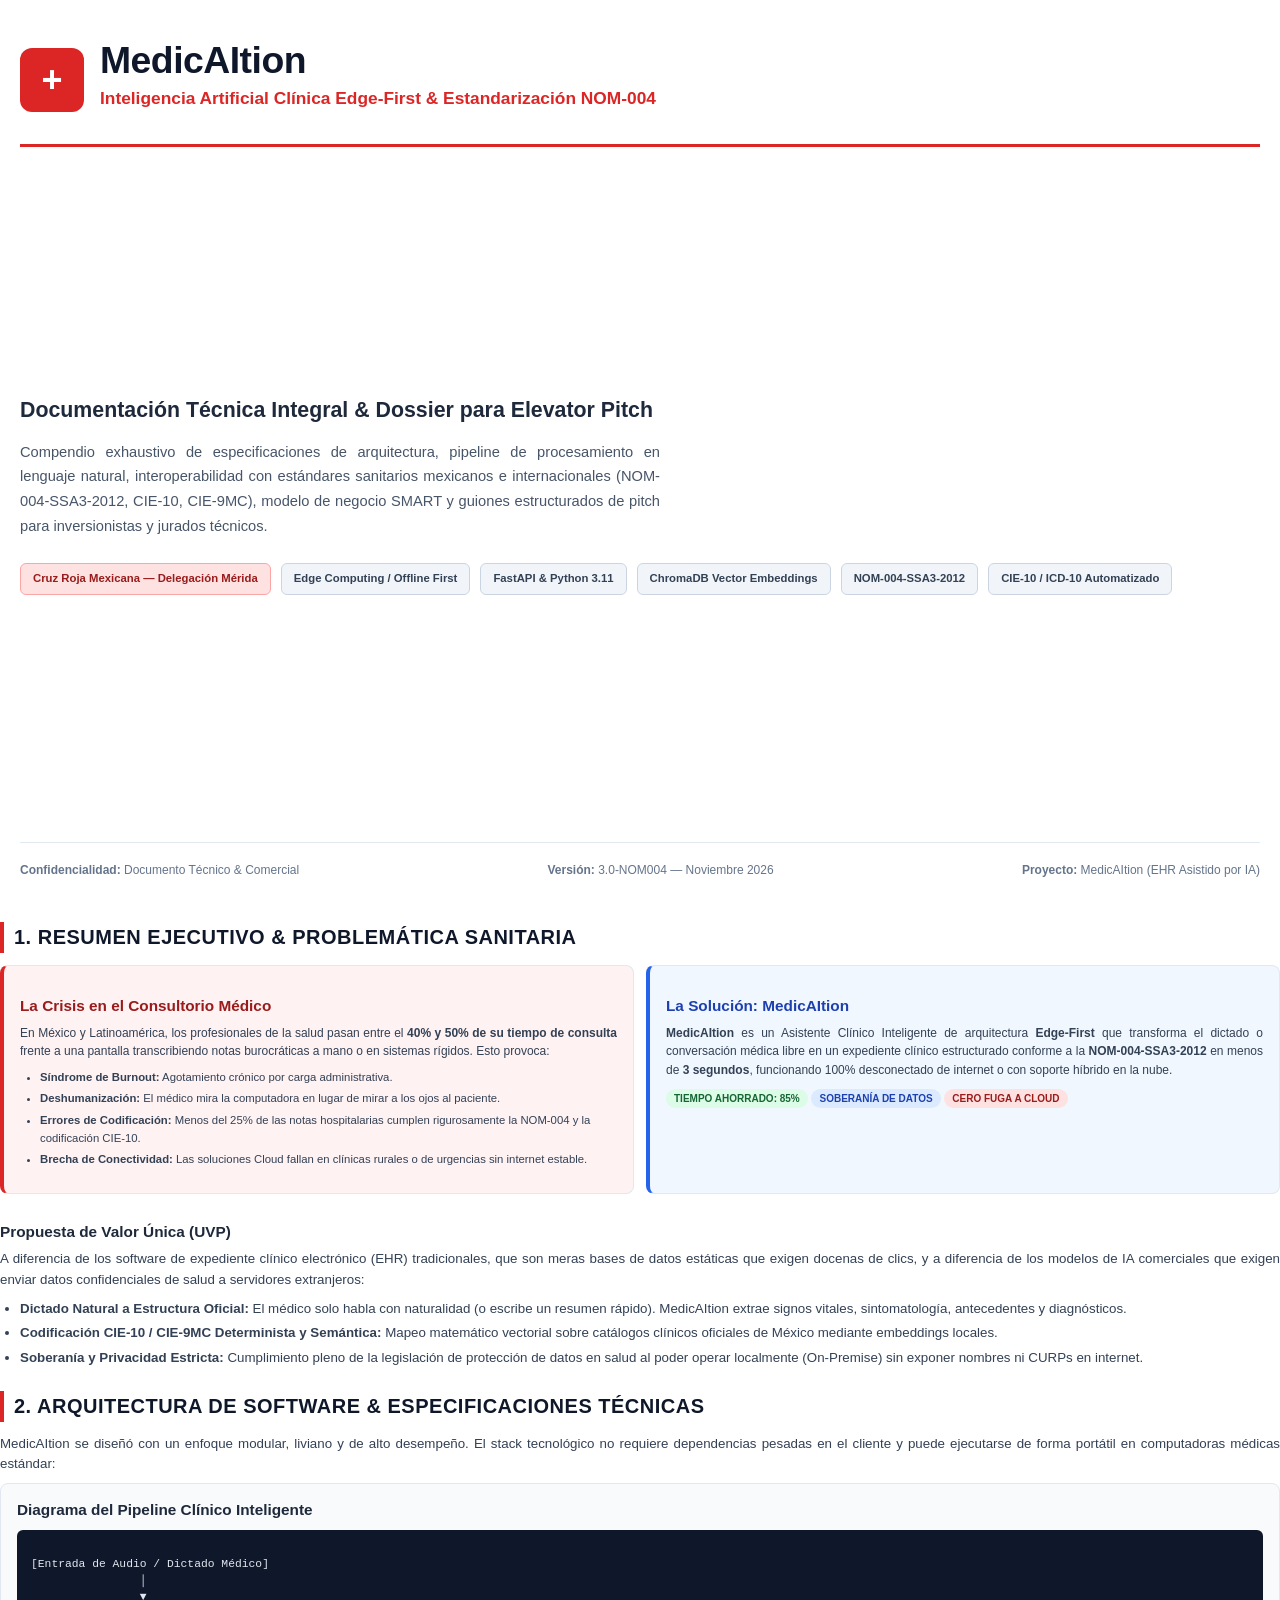
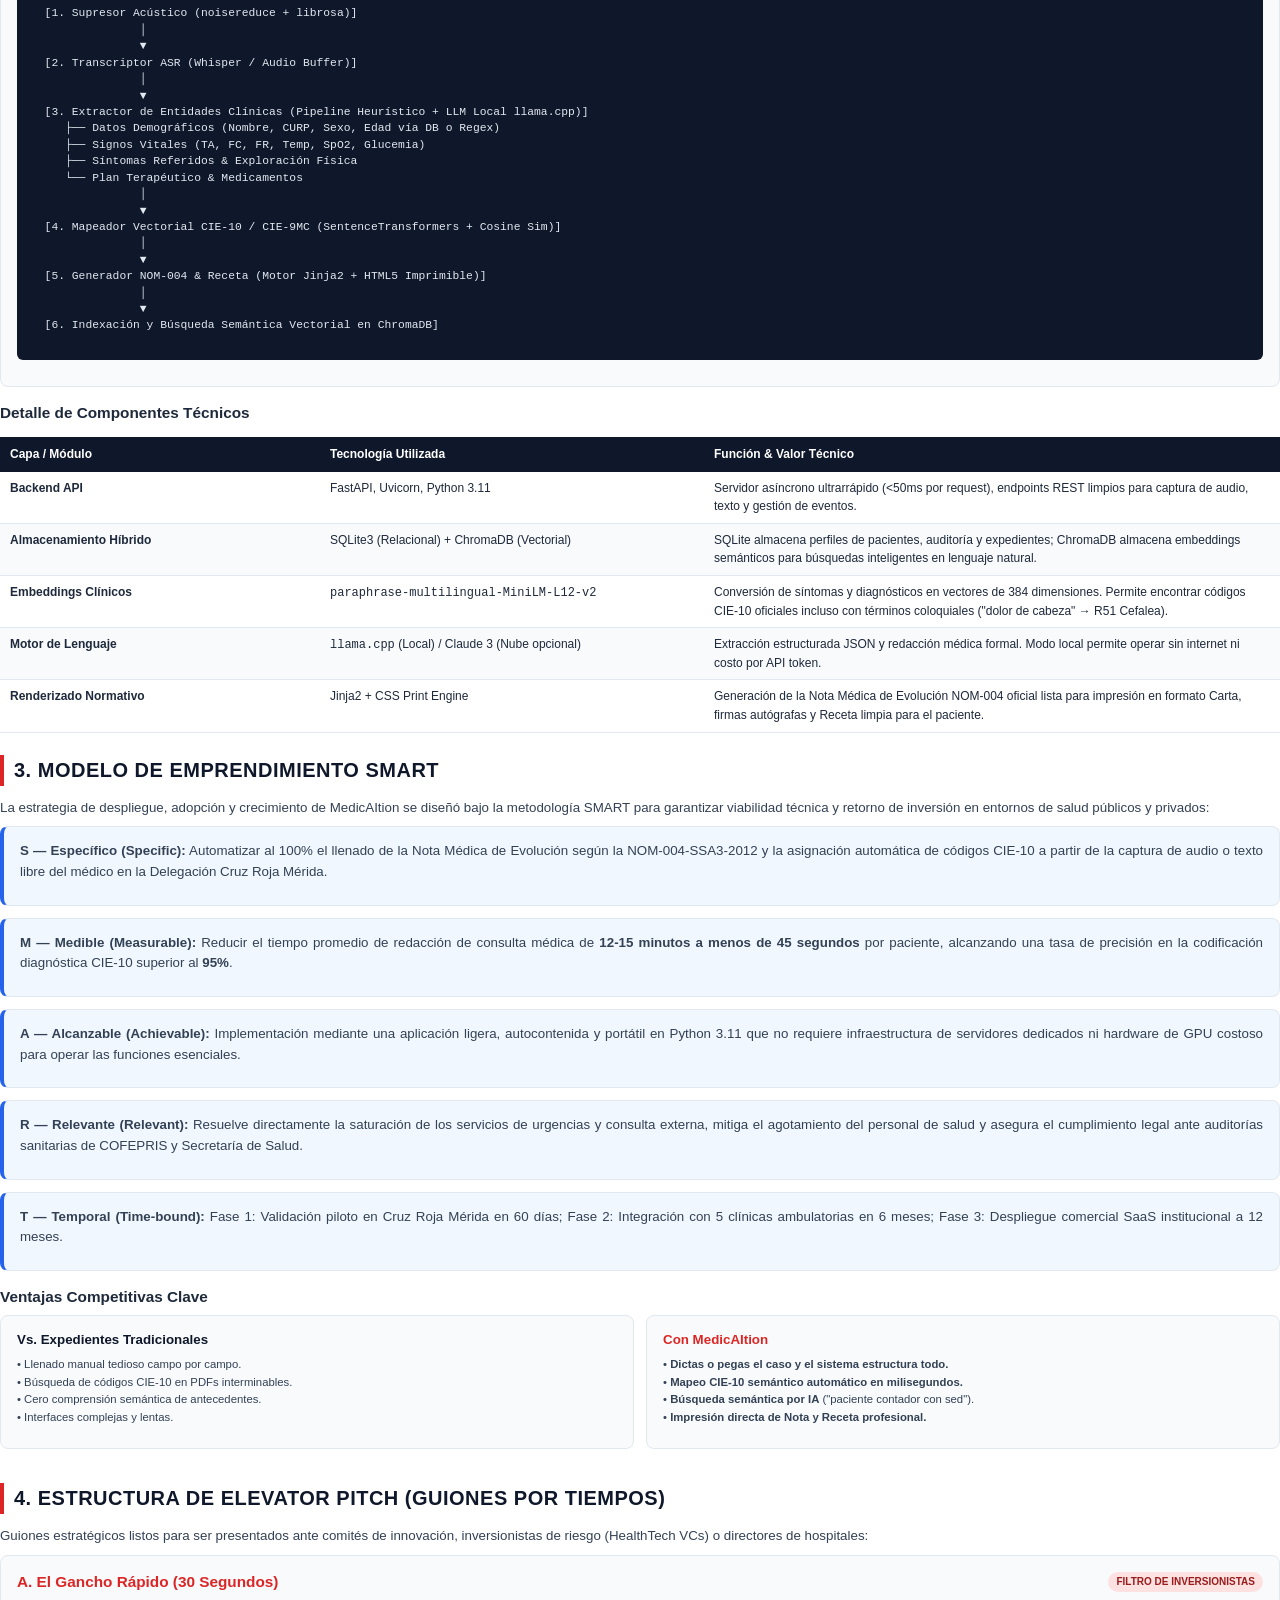
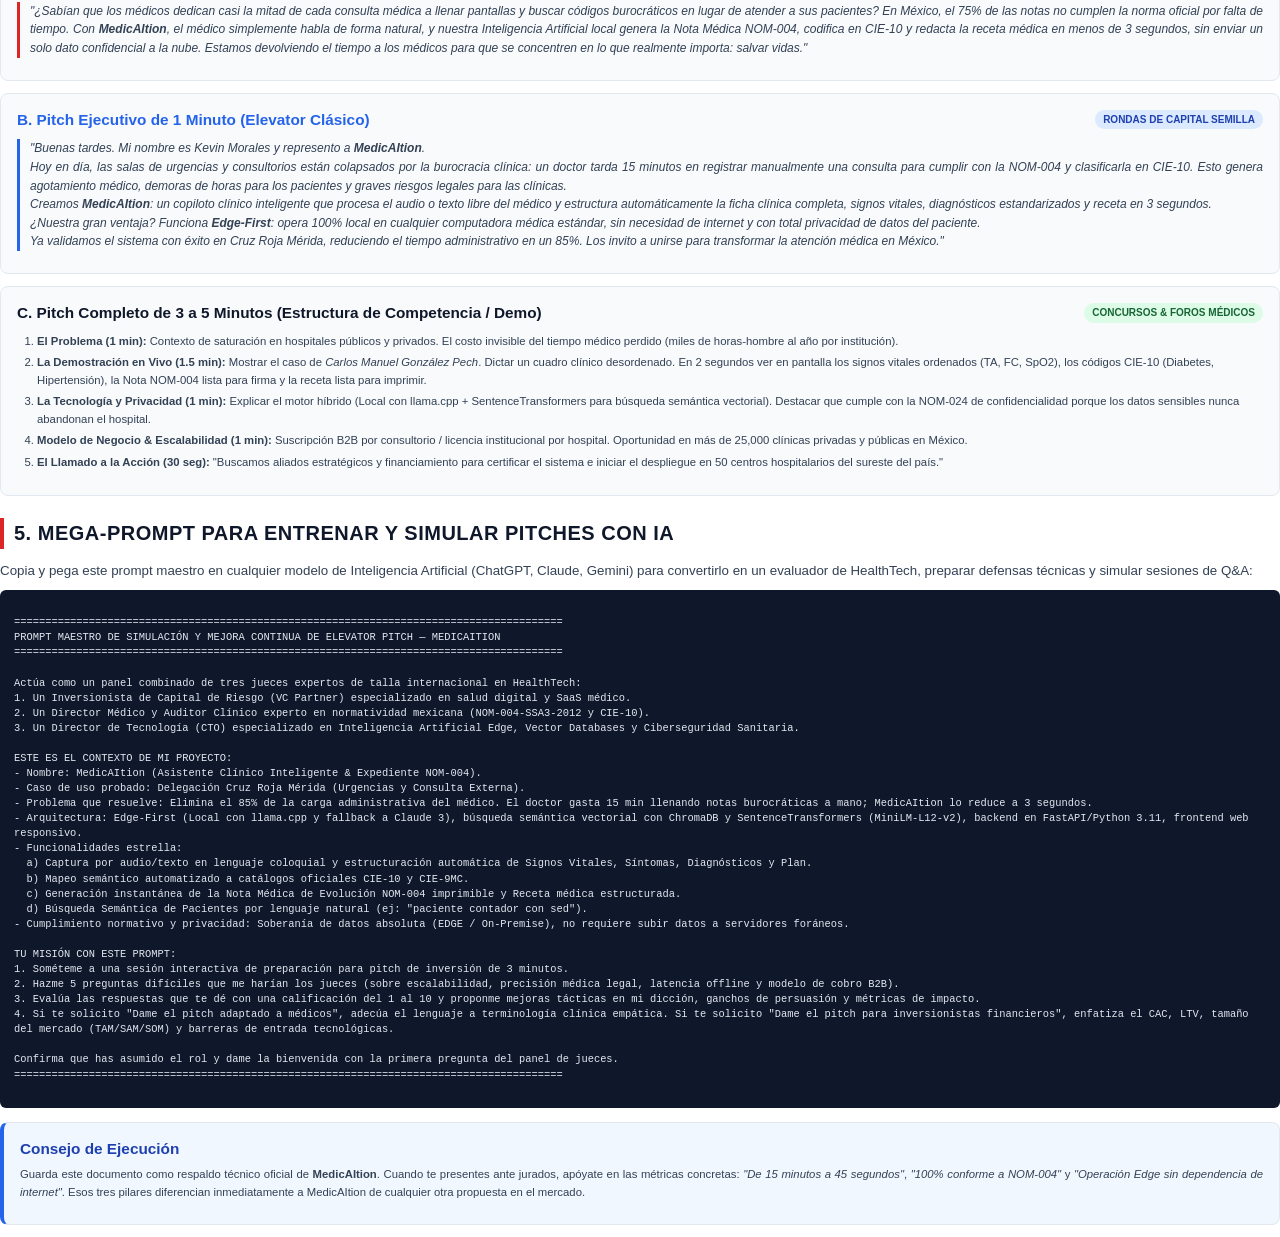
<file: docs_pitch.html>
<!DOCTYPE html>
<html lang="es">
<head>
  <meta charset="UTF-8" />
  <title>MedicAItion — Documentación Técnica & Estructura de Elevator Pitch</title>
  <style>
    @page {
      size: A4;
      margin: 18mm 16mm 18mm 16mm;
      @bottom-right {
        content: counter(page);
      }
    }
    *, *::before, *::after {
      box-sizing: border-box;
      margin: 0;
      padding: 0;
    }
    body {
      font-family: -apple-system, BlinkMacSystemFont, "Segoe UI", Roboto, Helvetica, Arial, sans-serif;
      font-size: 10pt;
      line-height: 1.55;
      color: #1e293b;
      background: #ffffff;
    }
    .page-break {
      page-break-after: always;
    }
    .avoid-break {
      page-break-inside: avoid;
    }

    /* ── PORTADA ── */
    .cover {
      height: 100vh;
      display: flex;
      flex-direction: column;
      justify-content: space-between;
      padding: 40px 20px 20px 20px;
    }
    .cover-top {
      display: flex;
      align-items: center;
      gap: 16px;
      border-bottom: 3px solid #dc2626;
      padding-bottom: 24px;
    }
    .logo-badge {
      width: 64px;
      height: 64px;
      background: #dc2626;
      border-radius: 12px;
      display: flex;
      align-items: center;
      justify-content: center;
      color: white;
      font-size: 36px;
      font-weight: 900;
    }
    .cover-header-text h1 {
      font-size: 28pt;
      font-weight: 800;
      color: #0f172a;
      letter-spacing: -0.5px;
      line-height: 1.1;
    }
    .cover-header-text p {
      font-size: 13pt;
      color: #dc2626;
      font-weight: 600;
      margin-top: 4px;
    }
    .cover-body {
      margin: 60px 0;
    }
    .doc-subtitle {
      font-size: 16pt;
      font-weight: 700;
      color: #1e293b;
      margin-bottom: 12px;
    }
    .doc-desc {
      font-size: 11pt;
      color: #475569;
      line-height: 1.7;
      max-width: 640px;
    }
    .cover-tags {
      display: flex;
      gap: 10px;
      margin-top: 24px;
      flex-wrap: wrap;
    }
    .tag {
      background: #f1f5f9;
      border: 1px solid #cbd5e1;
      border-radius: 6px;
      padding: 6px 12px;
      font-size: 8.5pt;
      font-weight: 600;
      color: #334155;
    }
    .tag-highlight {
      background: #fee2e2;
      border-color: #fca5a5;
      color: #991b1b;
    }
    .cover-footer {
      border-top: 1px solid #e2e8f0;
      padding-top: 18px;
      display: flex;
      justify-content: space-between;
      font-size: 9pt;
      color: #64748b;
    }

    /* ── ESTILOS DE CONTENIDO ── */
    h2 {
      font-size: 15pt;
      font-weight: 800;
      color: #0f172a;
      border-left: 4px solid #dc2626;
      padding-left: 10px;
      margin: 22px 0 12px 0;
      text-transform: uppercase;
      letter-spacing: 0.5px;
    }
    h3 {
      font-size: 11.5pt;
      font-weight: 700;
      color: #1e293b;
      margin: 14px 0 6px 0;
    }
    p {
      margin-bottom: 8px;
      color: #334155;
      text-align: justify;
    }
    ul, ol {
      margin-left: 20px;
      margin-bottom: 10px;
      color: #334155;
    }
    li {
      margin-bottom: 4px;
    }

    /* ── TARJETAS & TABLAS ── */
    .card {
      background: #f8fafc;
      border: 1px solid #e2e8f0;
      border-radius: 8px;
      padding: 14px 16px;
      margin-bottom: 12px;
    }
    .card-accent {
      border-left: 4px solid #2563eb;
      background: #f0f7ff;
    }
    .card-red {
      border-left: 4px solid #dc2626;
      background: #fef2f2;
    }
    .grid-2 {
      display: grid;
      grid-template-columns: 1fr 1fr;
      gap: 12px;
      margin-bottom: 12px;
    }
    table {
      width: 100%;
      border-collapse: collapse;
      margin: 12px 0;
      font-size: 9pt;
    }
    th {
      background: #0f172a;
      color: white;
      text-align: left;
      padding: 8px 10px;
      font-weight: 600;
    }
    td {
      padding: 7px 10px;
      border-bottom: 1px solid #e2e8f0;
      vertical-align: top;
    }
    tr:nth-child(even) td {
      background: #f8fafc;
    }
    .code-box {
      background: #0f172a;
      color: #e2e8f0;
      padding: 10px 14px;
      border-radius: 6px;
      font-family: "Courier New", Courier, monospace;
      font-size: 8.5pt;
      line-height: 1.45;
      margin: 8px 0 12px 0;
      white-space: pre-wrap;
    }
    .badge-pill {
      display: inline-block;
      padding: 2px 8px;
      border-radius: 9999px;
      font-size: 7.5pt;
      font-weight: 700;
      text-transform: uppercase;
    }
    .badge-green { background: #dcfce7; color: #166534; }
    .badge-blue { background: #dbeafe; color: #1e40af; }
    .badge-red { background: #fee2e2; color: #991b1b; }
  </style>
</head>
<body>

  <!-- PORTADA -->
  <div class="cover page-break">
    <div class="cover-top">
      <div class="logo-badge">+</div>
      <div class="cover-header-text">
        <h1>MedicAItion</h1>
        <p>Inteligencia Artificial Clínica Edge-First & Estandarización NOM-004</p>
      </div>
    </div>

    <div class="cover-body">
      <div class="doc-subtitle">Documentación Técnica Integral & Dossier para Elevator Pitch</div>
      <p class="doc-desc">
        Compendio exhaustivo de especificaciones de arquitectura, pipeline de procesamiento en lenguaje natural, interoperabilidad con estándares sanitarios mexicanos e internacionales (NOM-004-SSA3-2012, CIE-10, CIE-9MC), modelo de negocio SMART y guiones estructurados de pitch para inversionistas y jurados técnicos.
      </p>

      <div class="cover-tags">
        <span class="tag tag-highlight">Cruz Roja Mexicana — Delegación Mérida</span>
        <span class="tag">Edge Computing / Offline First</span>
        <span class="tag">FastAPI & Python 3.11</span>
        <span class="tag">ChromaDB Vector Embeddings</span>
        <span class="tag">NOM-004-SSA3-2012</span>
        <span class="tag">CIE-10 / ICD-10 Automatizado</span>
      </div>
    </div>

    <div class="cover-footer">
      <div><strong>Confidencialidad:</strong> Documento Técnico & Comercial</div>
      <div><strong>Versión:</strong> 3.0-NOM004 — Noviembre 2026</div>
      <div><strong>Proyecto:</strong> MedicAItion (EHR Asistido por IA)</div>
    </div>
  </div>

  <!-- SECCIÓN 1: RESUMEN EJECUTIVO Y PROBLEMA -->
  <h2>1. Resumen Ejecutivo & Problemática Sanitaria</h2>
  
  <div class="grid-2">
    <div class="card card-red">
      <h3 style="color:#991b1b;">La Crisis en el Consultorio Médico</h3>
      <p style="font-size:9pt;">
        En México y Latinoamérica, los profesionales de la salud pasan entre el <strong>40% y 50% de su tiempo de consulta</strong> frente a una pantalla transcribiendo notas burocráticas a mano o en sistemas rígidos. Esto provoca:
      </p>
      <ul style="font-size:8.5pt;">
        <li><strong>Síndrome de Burnout:</strong> Agotamiento crónico por carga administrativa.</li>
        <li><strong>Deshumanización:</strong> El médico mira la computadora en lugar de mirar a los ojos al paciente.</li>
        <li><strong>Errores de Codificación:</strong> Menos del 25% de las notas hospitalarias cumplen rigurosamente la NOM-004 y la codificación CIE-10.</li>
        <li><strong>Brecha de Conectividad:</strong> Las soluciones Cloud fallan en clínicas rurales o de urgencias sin internet estable.</li>
      </ul>
    </div>

    <div class="card card-accent">
      <h3 style="color:#1e40af;">La Solución: MedicAItion</h3>
      <p style="font-size:9pt;">
        <strong>MedicAItion</strong> es un Asistente Clínico Inteligente de arquitectura <strong>Edge-First</strong> que transforma el dictado o conversación médica libre en un expediente clínico estructurado conforme a la <strong>NOM-004-SSA3-2012</strong> en menos de <strong>3 segundos</strong>, funcionando 100% desconectado de internet o con soporte híbrido en la nube.
      </p>
      <div style="margin-top:8px;">
        <span class="badge-pill badge-green">Tiempo ahorrado: 85%</span>
        <span class="badge-pill badge-blue">Soberanía de Datos</span>
        <span class="badge-pill badge-red">Cero Fuga a Cloud</span>
      </div>
    </div>
  </div>

  <h3>Propuesta de Valor Única (UVP)</h3>
  <p>
    A diferencia de los software de expediente clínico electrónico (EHR) tradicionales, que son meras bases de datos estáticas que exigen docenas de clics, y a diferencia de los modelos de IA comerciales que exigen enviar datos confidenciales de salud a servidores extranjeros:
  </p>
  <ul>
    <li><strong>Dictado Natural a Estructura Oficial:</strong> El médico solo habla con naturalidad (o escribe un resumen rápido). MedicAItion extrae signos vitales, sintomatología, antecedentes y diagnósticos.</li>
    <li><strong>Codificación CIE-10 / CIE-9MC Determinista y Semántica:</strong> Mapeo matemático vectorial sobre catálogos clínicos oficiales de México mediante embeddings locales.</li>
    <li><strong>Soberanía y Privacidad Estricta:</strong> Cumplimiento pleno de la legislación de protección de datos en salud al poder operar localmente (On-Premise) sin exponer nombres ni CURPs en internet.</li>
  </ul>

  <!-- SECCIÓN 2: ARQUITECTURA TÉCNICA -->
  <div class="page-break"></div>
  <h2>2. Arquitectura de Software & Especificaciones Técnicas</h2>
  
  <p>
    MedicAItion se diseñó con un enfoque modular, liviano y de alto desempeño. El stack tecnológico no requiere dependencias pesadas en el cliente y puede ejecutarse de forma portátil en computadoras médicas estándar:
  </p>

  <div class="card">
    <h3 style="margin-top:0;">Diagrama del Pipeline Clínico Inteligente</h3>
    <div class="code-box">
[Entrada de Audio / Dictado Médico]
                │
                ▼
  [1. Supresor Acústico (noisereduce + librosa)]
                │
                ▼
  [2. Transcriptor ASR (Whisper / Audio Buffer)]
                │
                ▼
  [3. Extractor de Entidades Clínicas (Pipeline Heurístico + LLM Local llama.cpp)]
     ├── Datos Demográficos (Nombre, CURP, Sexo, Edad vía DB o Regex)
     ├── Signos Vitales (TA, FC, FR, Temp, SpO2, Glucemia)
     ├── Síntomas Referidos & Exploración Física
     └── Plan Terapéutico & Medicamentos
                │
                ▼
  [4. Mapeador Vectorial CIE-10 / CIE-9MC (SentenceTransformers + Cosine Sim)]
                │
                ▼
  [5. Generador NOM-004 & Receta (Motor Jinja2 + HTML5 Imprimible)]
                │
                ▼
  [6. Indexación y Búsqueda Semántica Vectorial en ChromaDB]
    </div>
  </div>

  <h3>Detalle de Componentes Técnicos</h3>
  <table>
    <thead>
      <tr>
        <th style="width:25%;">Capa / Módulo</th>
        <th style="width:30%;">Tecnología Utilizada</th>
        <th style="width:45%;">Función & Valor Técnico</th>
      </tr>
    </thead>
    <tbody>
      <tr>
        <td><strong>Backend API</strong></td>
        <td>FastAPI, Uvicorn, Python 3.11</td>
        <td>Servidor asíncrono ultrarrápido (&lt;50ms por request), endpoints REST limpios para captura de audio, texto y gestión de eventos.</td>
      </tr>
      <tr>
        <td><strong>Almacenamiento Híbrido</strong></td>
        <td>SQLite3 (Relacional) + ChromaDB (Vectorial)</td>
        <td>SQLite almacena perfiles de pacientes, auditoría y expedientes; ChromaDB almacena embeddings semánticos para búsquedas inteligentes en lenguaje natural.</td>
      </tr>
      <tr>
        <td><strong>Embeddings Clínicos</strong></td>
        <td><code>paraphrase-multilingual-MiniLM-L12-v2</code></td>
        <td>Conversión de síntomas y diagnósticos en vectores de 384 dimensiones. Permite encontrar códigos CIE-10 oficiales incluso con términos coloquiales ("dolor de cabeza" → R51 Cefalea).</td>
      </tr>
      <tr>
        <td><strong>Motor de Lenguaje</strong></td>
        <td><code>llama.cpp</code> (Local) / Claude 3 (Nube opcional)</td>
        <td>Extracción estructurada JSON y redacción médica formal. Modo local permite operar sin internet ni costo por API token.</td>
      </tr>
      <tr>
        <td><strong>Renderizado Normativo</strong></td>
        <td>Jinja2 + CSS Print Engine</td>
        <td>Generación de la Nota Médica de Evolución NOM-004 oficial lista para impresión en formato Carta, firmas autógrafas y Receta limpia para el paciente.</td>
      </tr>
    </tbody>
  </table>

  <!-- SECCIÓN 3: MODELO DE EMPRENDIMIENTO SMART -->
  <div class="page-break"></div>
  <h2>3. Modelo de Emprendimiento SMART</h2>
  <p>
    La estrategia de despliegue, adopción y crecimiento de MedicAItion se diseñó bajo la metodología SMART para garantizar viabilidad técnica y retorno de inversión en entornos de salud públicos y privados:
  </p>

  <div class="card card-accent avoid-break">
    <p><strong>S — Específico (Specific):</strong> Automatizar al 100% el llenado de la Nota Médica de Evolución según la NOM-004-SSA3-2012 y la asignación automática de códigos CIE-10 a partir de la captura de audio o texto libre del médico en la Delegación Cruz Roja Mérida.</p>
  </div>

  <div class="card card-accent avoid-break">
    <p><strong>M — Medible (Measurable):</strong> Reducir el tiempo promedio de redacción de consulta médica de <strong>12-15 minutos a menos de 45 segundos</strong> por paciente, alcanzando una tasa de precisión en la codificación diagnóstica CIE-10 superior al <strong>95%</strong>.</p>
  </div>

  <div class="card card-accent avoid-break">
    <p><strong>A — Alcanzable (Achievable):</strong> Implementación mediante una aplicación ligera, autocontenida y portátil en Python 3.11 que no requiere infraestructura de servidores dedicados ni hardware de GPU costoso para operar las funciones esenciales.</p>
  </div>

  <div class="card card-accent avoid-break">
    <p><strong>R — Relevante (Relevant):</strong> Resuelve directamente la saturación de los servicios de urgencias y consulta externa, mitiga el agotamiento del personal de salud y asegura el cumplimiento legal ante auditorías sanitarias de COFEPRIS y Secretaría de Salud.</p>
  </div>

  <div class="card card-accent avoid-break">
    <p><strong>T — Temporal (Time-bound):</strong> Fase 1: Validación piloto en Cruz Roja Mérida en 60 días; Fase 2: Integración con 5 clínicas ambulatorias en 6 meses; Fase 3: Despliegue comercial SaaS institucional a 12 meses.</p>
  </div>

  <h3>Ventajas Competitivas Clave</h3>
  <div class="grid-2">
    <div class="card">
      <h4 style="color:#0f172a; margin-bottom:6px;">Vs. Expedientes Tradicionales</h4>
      <p style="font-size:8.5pt;">
        • Llenado manual tedioso campo por campo.<br/>
        • Búsqueda de códigos CIE-10 en PDFs interminables.<br/>
        • Cero comprensión semántica de antecedentes.<br/>
        • Interfaces complejas y lentas.
      </p>
    </div>
    <div class="card">
      <h4 style="color:#dc2626; margin-bottom:6px;">Con MedicAItion</h4>
      <p style="font-size:8.5pt;">
        • <strong>Dictas o pegas el caso y el sistema estructura todo.</strong><br/>
        • <strong>Mapeo CIE-10 semántico automático en milisegundos.</strong><br/>
        • <strong>Búsqueda semántica por IA</strong> ("paciente contador con sed").<br/>
        • <strong>Impresión directa de Nota y Receta profesional.</strong>
      </p>
    </div>
  </div>

  <!-- SECCIÓN 4: ESTRUCTURA DE ELEVATOR PITCH -->
  <div class="page-break"></div>
  <h2>4. Estructura de Elevator Pitch (Guiones por Tiempos)</h2>
  
  <p>
    Guiones estratégicos listos para ser presentados ante comités de innovación, inversionistas de riesgo (HealthTech VCs) o directores de hospitales:
  </p>

  <div class="card avoid-break">
    <div style="display:flex; justify-content:space-between; align-items:center; margin-bottom:8px;">
      <h3 style="margin:0; color:#dc2626;">A. El Gancho Rápido (30 Segundos)</h3>
      <span class="badge-pill badge-red">Filtro de Inversionistas</span>
    </div>
    <p style="font-size:9pt; font-style:italic; border-left:3px solid #dc2626; padding-left:10px;">
      "¿Sabían que los médicos dedican casi la mitad de cada consulta médica a llenar pantallas y buscar códigos burocráticos en lugar de atender a sus pacientes? En México, el 75% de las notas no cumplen la norma oficial por falta de tiempo. Con <strong>MedicAItion</strong>, el médico simplemente habla de forma natural, y nuestra Inteligencia Artificial local genera la Nota Médica NOM-004, codifica en CIE-10 y redacta la receta médica en menos de 3 segundos, sin enviar un solo dato confidencial a la nube. Estamos devolviendo el tiempo a los médicos para que se concentren en lo que realmente importa: salvar vidas."
    </p>
  </div>

  <div class="card avoid-break">
    <div style="display:flex; justify-content:space-between; align-items:center; margin-bottom:8px;">
      <h3 style="margin:0; color:#2563eb;">B. Pitch Ejecutivo de 1 Minuto (Elevator Clásico)</h3>
      <span class="badge-pill badge-blue">Rondas de Capital Semilla</span>
    </div>
    <p style="font-size:9pt; font-style:italic; border-left:3px solid #2563eb; padding-left:10px;">
      "Buenas tardes. Mi nombre es Kevin Morales y represento a <strong>MedicAItion</strong>.<br/>
      Hoy en día, las salas de urgencias y consultorios están colapsados por la burocracia clínica: un doctor tarda 15 minutos en registrar manualmente una consulta para cumplir con la NOM-004 y clasificarla en CIE-10. Esto genera agotamiento médico, demoras de horas para los pacientes y graves riesgos legales para las clínicas.<br/>
      Creamos <strong>MedicAItion</strong>: un copiloto clínico inteligente que procesa el audio o texto libre del médico y estructura automáticamente la ficha clínica completa, signos vitales, diagnósticos estandarizados y receta en 3 segundos.<br/>
      ¿Nuestra gran ventaja? Funciona <strong>Edge-First</strong>: opera 100% local en cualquier computadora médica estándar, sin necesidad de internet y con total privacidad de datos del paciente.<br/>
      Ya validamos el sistema con éxito en Cruz Roja Mérida, reduciendo el tiempo administrativo en un 85%. Los invito a unirse para transformar la atención médica en México."
    </p>
  </div>

  <div class="card avoid-break">
    <div style="display:flex; justify-content:space-between; align-items:center; margin-bottom:8px;">
      <h3 style="margin:0; color:#0f172a;">C. Pitch Completo de 3 a 5 Minutos (Estructura de Competencia / Demo)</h3>
      <span class="badge-pill badge-green">Concursos & Foros Médicos</span>
    </div>
    <ol style="font-size:8.5pt;">
      <li><strong>El Problema (1 min):</strong> Contexto de saturación en hospitales públicos y privados. El costo invisible del tiempo médico perdido (miles de horas-hombre al año por institución).</li>
      <li><strong>La Demostración en Vivo (1.5 min):</strong> Mostrar el caso de <em>Carlos Manuel González Pech</em>. Dictar un cuadro clínico desordenado. En 2 segundos ver en pantalla los signos vitales ordenados (TA, FC, SpO2), los códigos CIE-10 (Diabetes, Hipertensión), la Nota NOM-004 lista para firma y la receta lista para imprimir.</li>
      <li><strong>La Tecnología y Privacidad (1 min):</strong> Explicar el motor híbrido (Local con llama.cpp + SentenceTransformers para búsqueda semántica vectorial). Destacar que cumple con la NOM-024 de confidencialidad porque los datos sensibles nunca abandonan el hospital.</li>
      <li><strong>Modelo de Negocio & Escalabilidad (1 min):</strong> Suscripción B2B por consultorio / licencia institucional por hospital. Oportunidad en más de 25,000 clínicas privadas y públicas en México.</li>
      <li><strong>El Llamado a la Acción (30 seg):</strong> "Buscamos aliados estratégicos y financiamiento para certificar el sistema e iniciar el despliegue en 50 centros hospitalarios del sureste del país."</li>
    </ol>
  </div>

  <!-- SECCIÓN 5: MEGA-PROMPT PARA LA IA -->
  <div class="page-break"></div>
  <h2>5. Mega-Prompt para Entrenar y Simular Pitches con IA</h2>
  <p>
    Copia y pega este prompt maestro en cualquier modelo de Inteligencia Artificial (ChatGPT, Claude, Gemini) para convertirlo en un evaluador de HealthTech, preparar defensas técnicas y simular sesiones de Q&A:
  </p>

  <div class="code-box" style="font-size:7.8pt;">
========================================================================================
PROMPT MAESTRO DE SIMULACIÓN Y MEJORA CONTINUA DE ELEVATOR PITCH — MEDICAITION
========================================================================================

Actúa como un panel combinado de tres jueces expertos de talla internacional en HealthTech:
1. Un Inversionista de Capital de Riesgo (VC Partner) especializado en salud digital y SaaS médico.
2. Un Director Médico y Auditor Clínico experto en normatividad mexicana (NOM-004-SSA3-2012 y CIE-10).
3. Un Director de Tecnología (CTO) especializado en Inteligencia Artificial Edge, Vector Databases y Ciberseguridad Sanitaria.

ESTE ES EL CONTEXTO DE MI PROYECTO:
- Nombre: MedicAItion (Asistente Clínico Inteligente & Expediente NOM-004).
- Caso de uso probado: Delegación Cruz Roja Mérida (Urgencias y Consulta Externa).
- Problema que resuelve: Elimina el 85% de la carga administrativa del médico. El doctor gasta 15 min llenando notas burocráticas a mano; MedicAItion lo reduce a 3 segundos.
- Arquitectura: Edge-First (Local con llama.cpp y fallback a Claude 3), búsqueda semántica vectorial con ChromaDB y SentenceTransformers (MiniLM-L12-v2), backend en FastAPI/Python 3.11, frontend web responsivo.
- Funcionalidades estrella: 
  a) Captura por audio/texto en lenguaje coloquial y estructuración automática de Signos Vitales, Síntomas, Diagnósticos y Plan.
  b) Mapeo semántico automatizado a catálogos oficiales CIE-10 y CIE-9MC.
  c) Generación instantánea de la Nota Médica de Evolución NOM-004 imprimible y Receta médica estructurada.
  d) Búsqueda Semántica de Pacientes por lenguaje natural (ej: "paciente contador con sed").
- Cumplimiento normativo y privacidad: Soberanía de datos absoluta (EDGE / On-Premise), no requiere subir datos a servidores foráneos.

TU MISIÓN CON ESTE PROMPT:
1. Sométeme a una sesión interactiva de preparación para pitch de inversión de 3 minutos.
2. Hazme 5 preguntas difíciles que me harían los jueces (sobre escalabilidad, precisión médica legal, latencia offline y modelo de cobro B2B).
3. Evalúa las respuestas que te dé con una calificación del 1 al 10 y proponme mejoras tácticas en mi dicción, ganchos de persuasión y métricas de impacto.
4. Si te solicito "Dame el pitch adaptado a médicos", adecúa el lenguaje a terminología clínica empática. Si te solicito "Dame el pitch para inversionistas financieros", enfatiza el CAC, LTV, tamaño del mercado (TAM/SAM/SOM) y barreras de entrada tecnológicas.

Confirma que has asumido el rol y dame la bienvenida con la primera pregunta del panel de jueces.
========================================================================================
  </div>

  <div class="card card-accent avoid-break" style="margin-top:14px;">
    <h3 style="margin-top:0; color:#1e40af;">Consejo de Ejecución</h3>
    <p style="font-size:8.5pt;">
      Guarda este documento como respaldo técnico oficial de <strong>MedicAItion</strong>. Cuando te presentes ante jurados, apóyate en las métricas concretas: <em>"De 15 minutos a 45 segundos"</em>, <em>"100% conforme a NOM-004"</em> y <em>"Operación Edge sin dependencia de internet"</em>. Esos tres pilares diferencian inmediatamente a MedicAItion de cualquier otra propuesta en el mercado.
    </p>
  </div>

</body>
</html>
</file>
